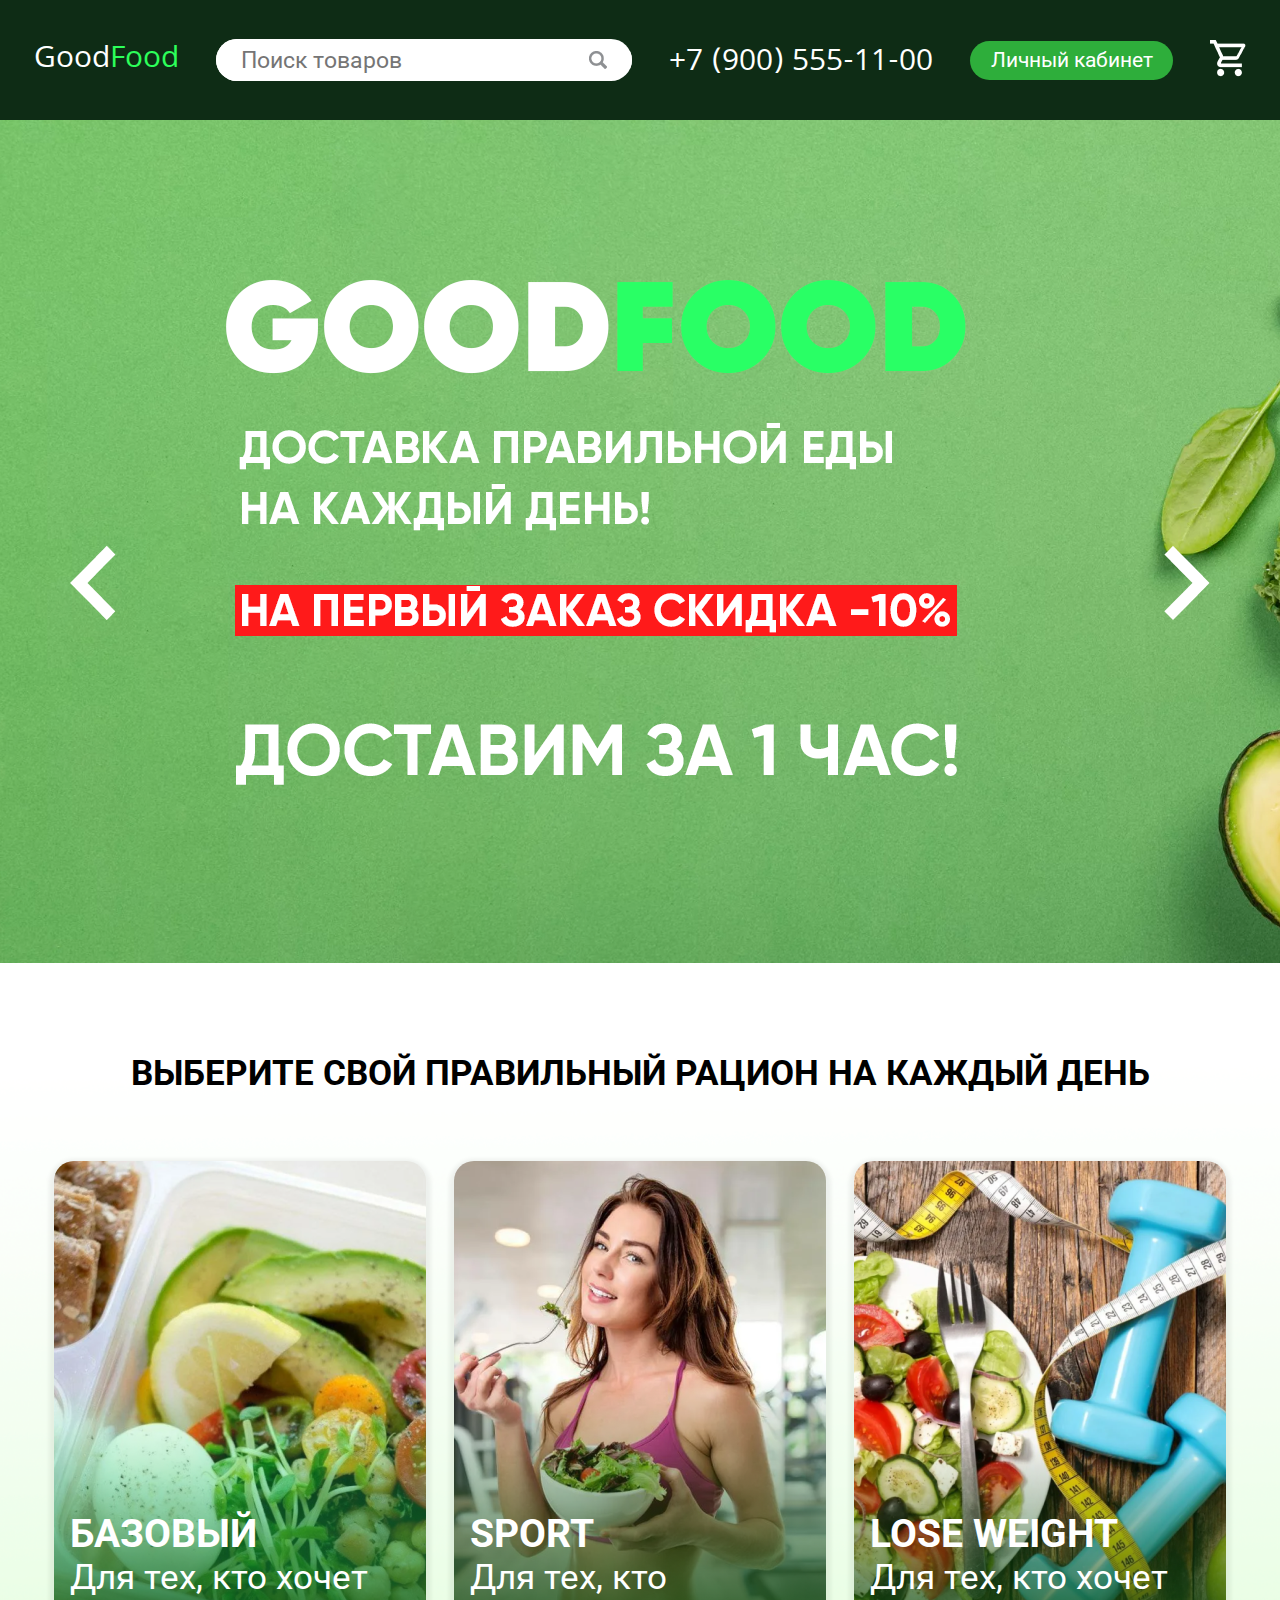
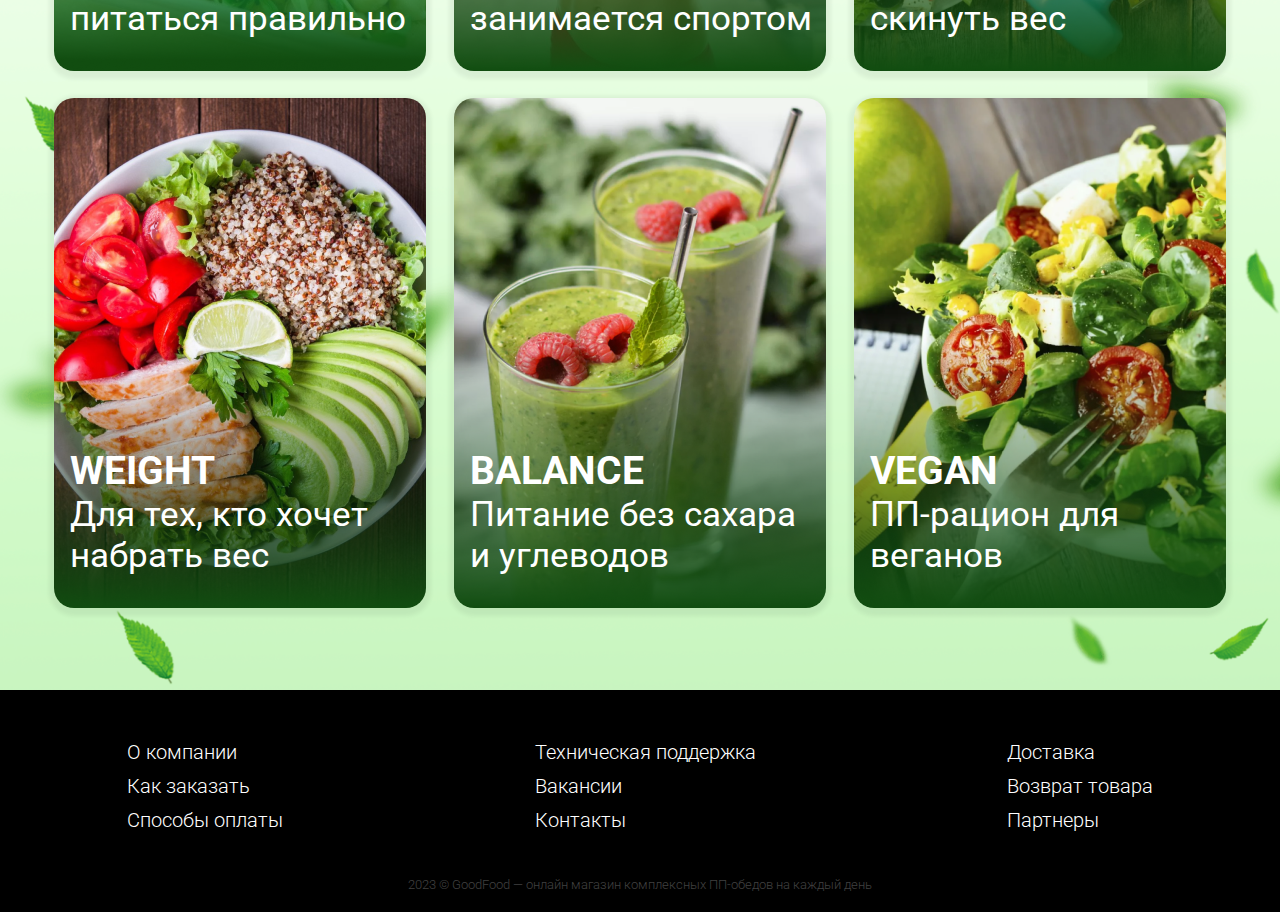
<file: index.html>
<!DOCTYPE html>
<html lang="ru">
<head>
    <meta charset="UTF-8">
    <meta name="viewport" content="width=device-width, initial-scale=1">
	<meta name="viewport" content="width=device-width, initial-scale=1, shrink-to-fit=no">
    <link rel="stylesheet" href="style.css">
    <link rel="preconnect" href="https://fonts.googleapis.com">
    <link rel="preconnect" href="https://fonts.gstatic.com" crossorigin>
    <link href="https://fonts.googleapis.com/css2?family=Khula:wght@300&family=Roboto:wght@400;500;700&display=swap" rel="stylesheet">
    <link rel="icon" href="images/a0.png" type="image">
    <title>GoodFood - Магазин правильного питания</title>
</head>
<body>
    <header>
        <div class="header_container">
            <a class="logo_name" href="#">Good<span>Food</span></a>
            <div class="search">
                <input class="search_form" type="text" placeholder="Поиск товаров">
                <button class="search_form_btn"><img class="search_form_img" src="images/a2.png" alt="Искать"></button>
            </div>
            <p class="number">+7 (900) 555-11-00</p>
            <button class="log">Личный кабинет</button>
            <a href=""><img src="images/a3.png" alt="Корзина"></a>
        </div>
    </header> 
       <div class="gallery">
            <div class="arrows">
                <div class="btnLeft" onclick="plusSlides(-1)"><a><img src="images/left.png" alt=""></a></div>
                <div class="btnRight" onclick="plusSlides(+1)"><a><img src="images/right.png" alt=""></a></div>
            </div>
            <div class="carousell">
                <div class="mySlides photo1 fade"></div>
                <div class="mySlides photo2 fade"></div>
                <div class="mySlides photo3 fade"></div>
            </div>
        </div>
    <div class="main_container">
        <h1>ВЫБЕРИТЕ СВОЙ ПРАВИЛЬНЫЙ РАЦИОН НА КАЖДЫЙ ДЕНЬ</h1>

        <div class="categories_container">
            <div class="m1"><a href="baze.html" target="_blank"><p>БАЗОВЫЙ</p>Для тех, кто хочет питаться правильно</a></div>
            <div class="m2"><a href="basic.html" target="_blank"><p>SPORT</p>Для тех, кто занимается спортом</a></div>
            <div class="m3"><a href=""><p>LOSE WEIGHT</p>Для тех, кто хочет скинуть вес</a></div>
            <div class="m4"><a href=""><p>WEIGHT</p>Для тех, кто хочет набрать вес</a></div>
            <div class="m5"><a href=""><p>BALANCE</p>Питание без сахара и углеводов</a></div>
            <div class="m6"><a href=""><p>VEGAN</p>ПП-рацион для веганов</a></div>
        </div>
    </div>

    <footer>
        <div class="container_footer">
            <div>
                <ul>
                    <li><a>О компании</a></li>
                    <li><a>Как заказать</a></li>
                    <li><a>Способы оплаты</a></li>
                </ul>
            </div>
            <div>
                <ul>
                    <li><a>Техническая поддержка</a></li>
                    <li><a>Вакансии</a></li>
                    <li><a>Контакты</a></li>
                </ul>
            </div>
            <div>
                <ul>
                    <li><a>Доставка</a></li>
                    <li><a>Возврат товара</a></li>
                    <li><a>Партнеры</a></li>
                </ul>
            </div>
        </div>
        <p class="end">2023 © GoodFood — онлайн магазин комплексных ПП-обедов на каждый день</p>
    </footer> 

    <script src="main.js"></script>
</body>
</html>
</file>
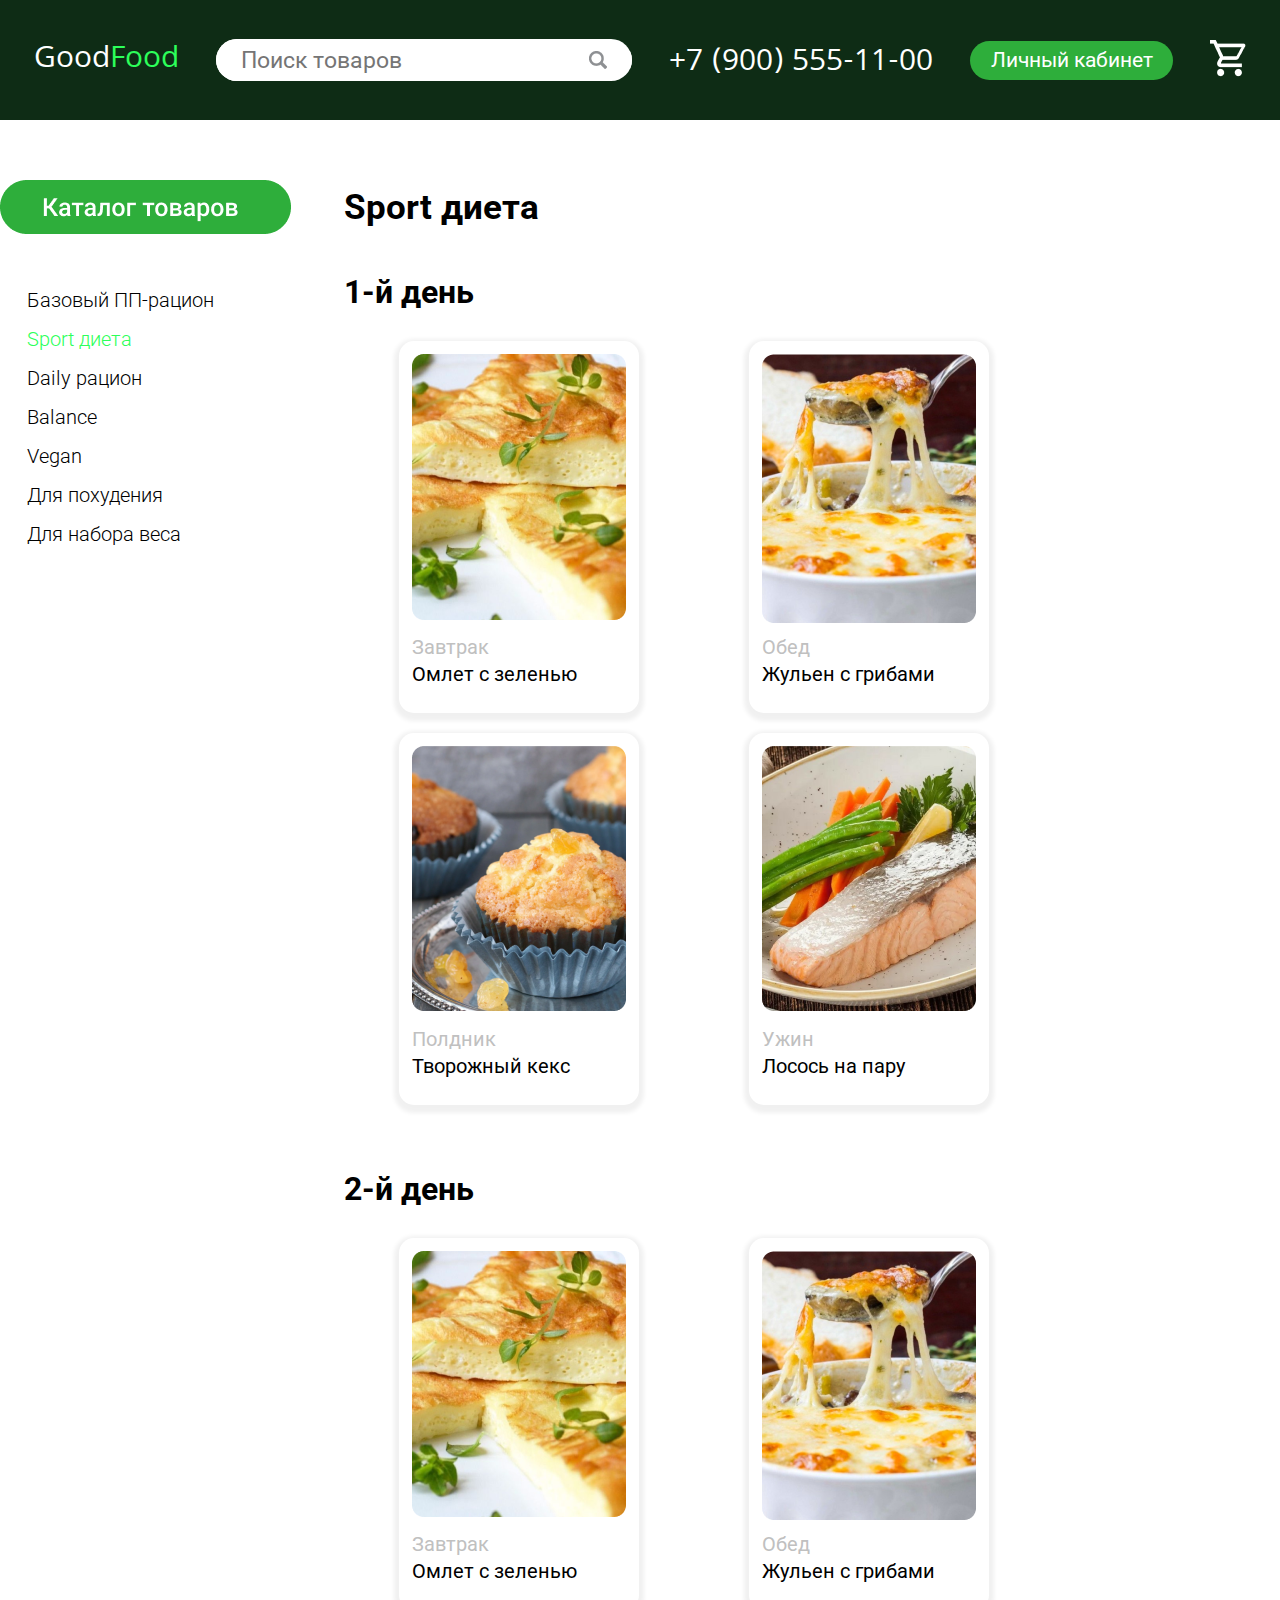
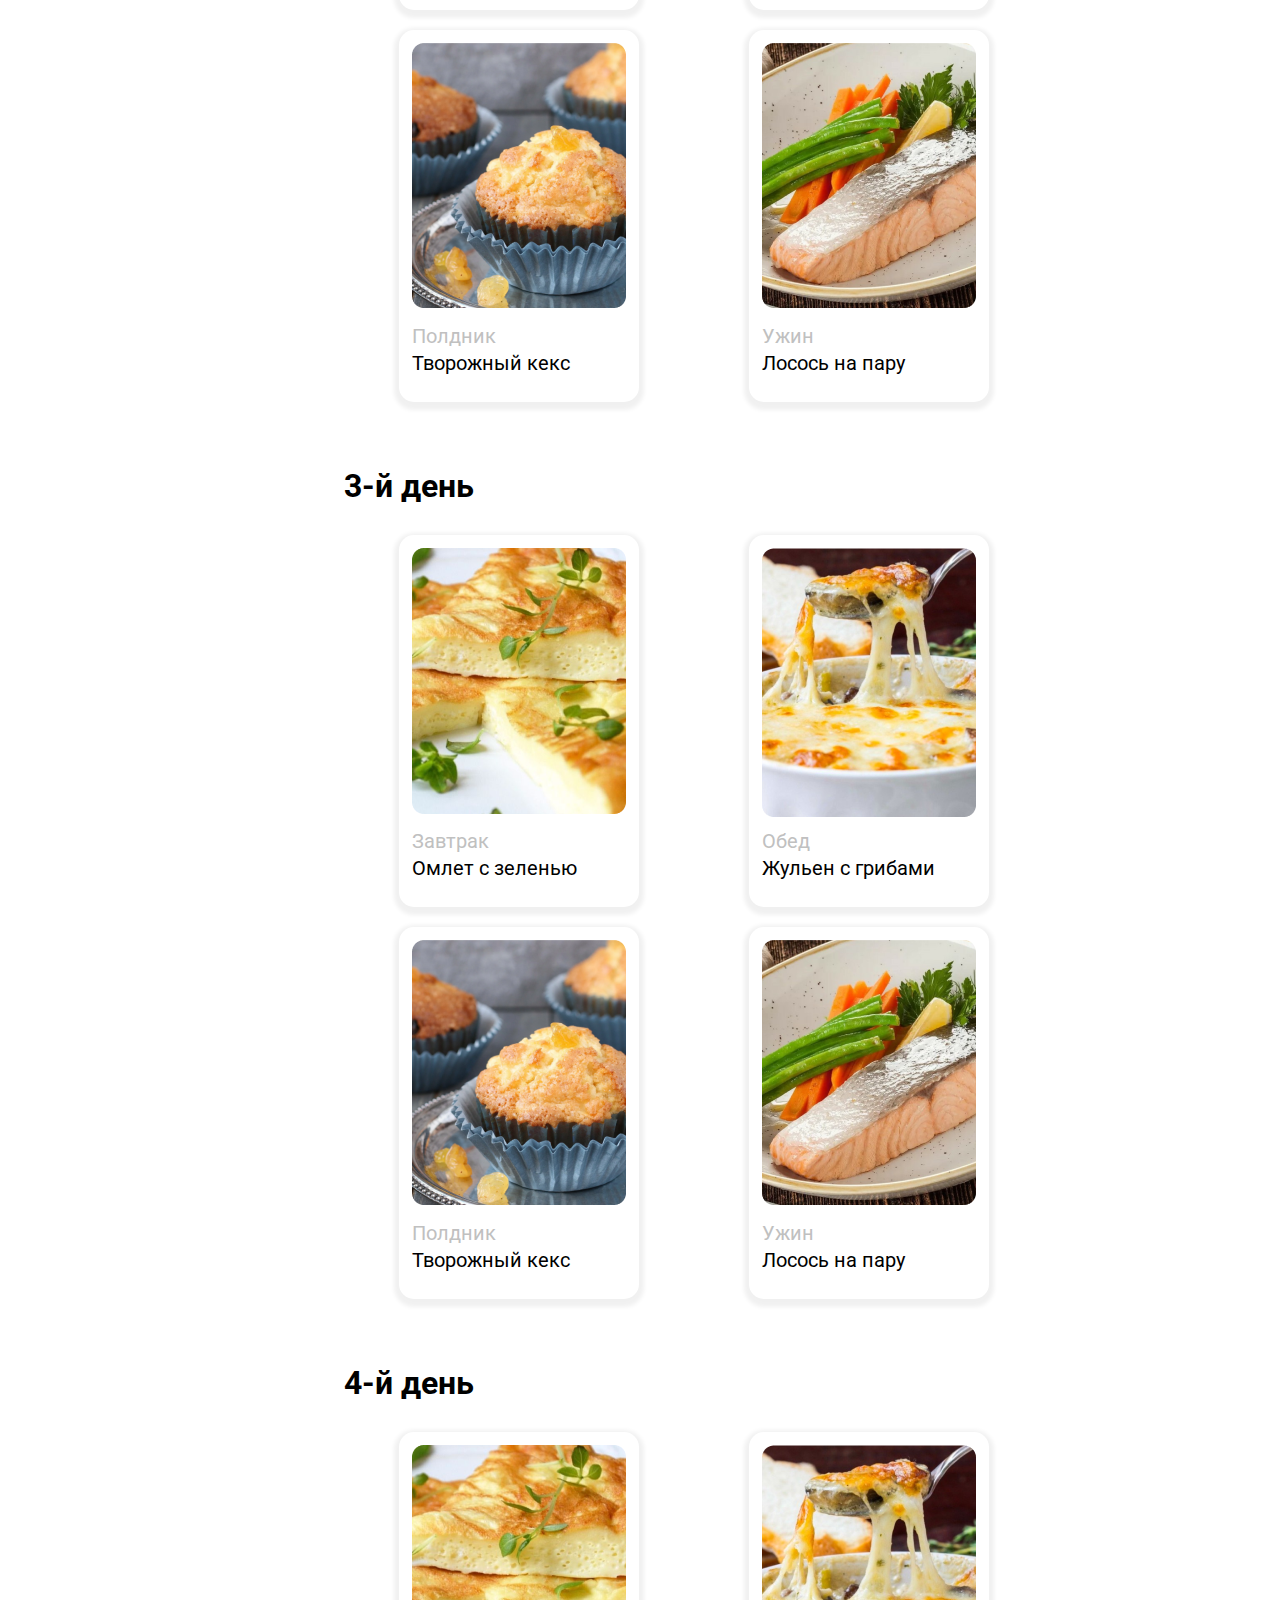
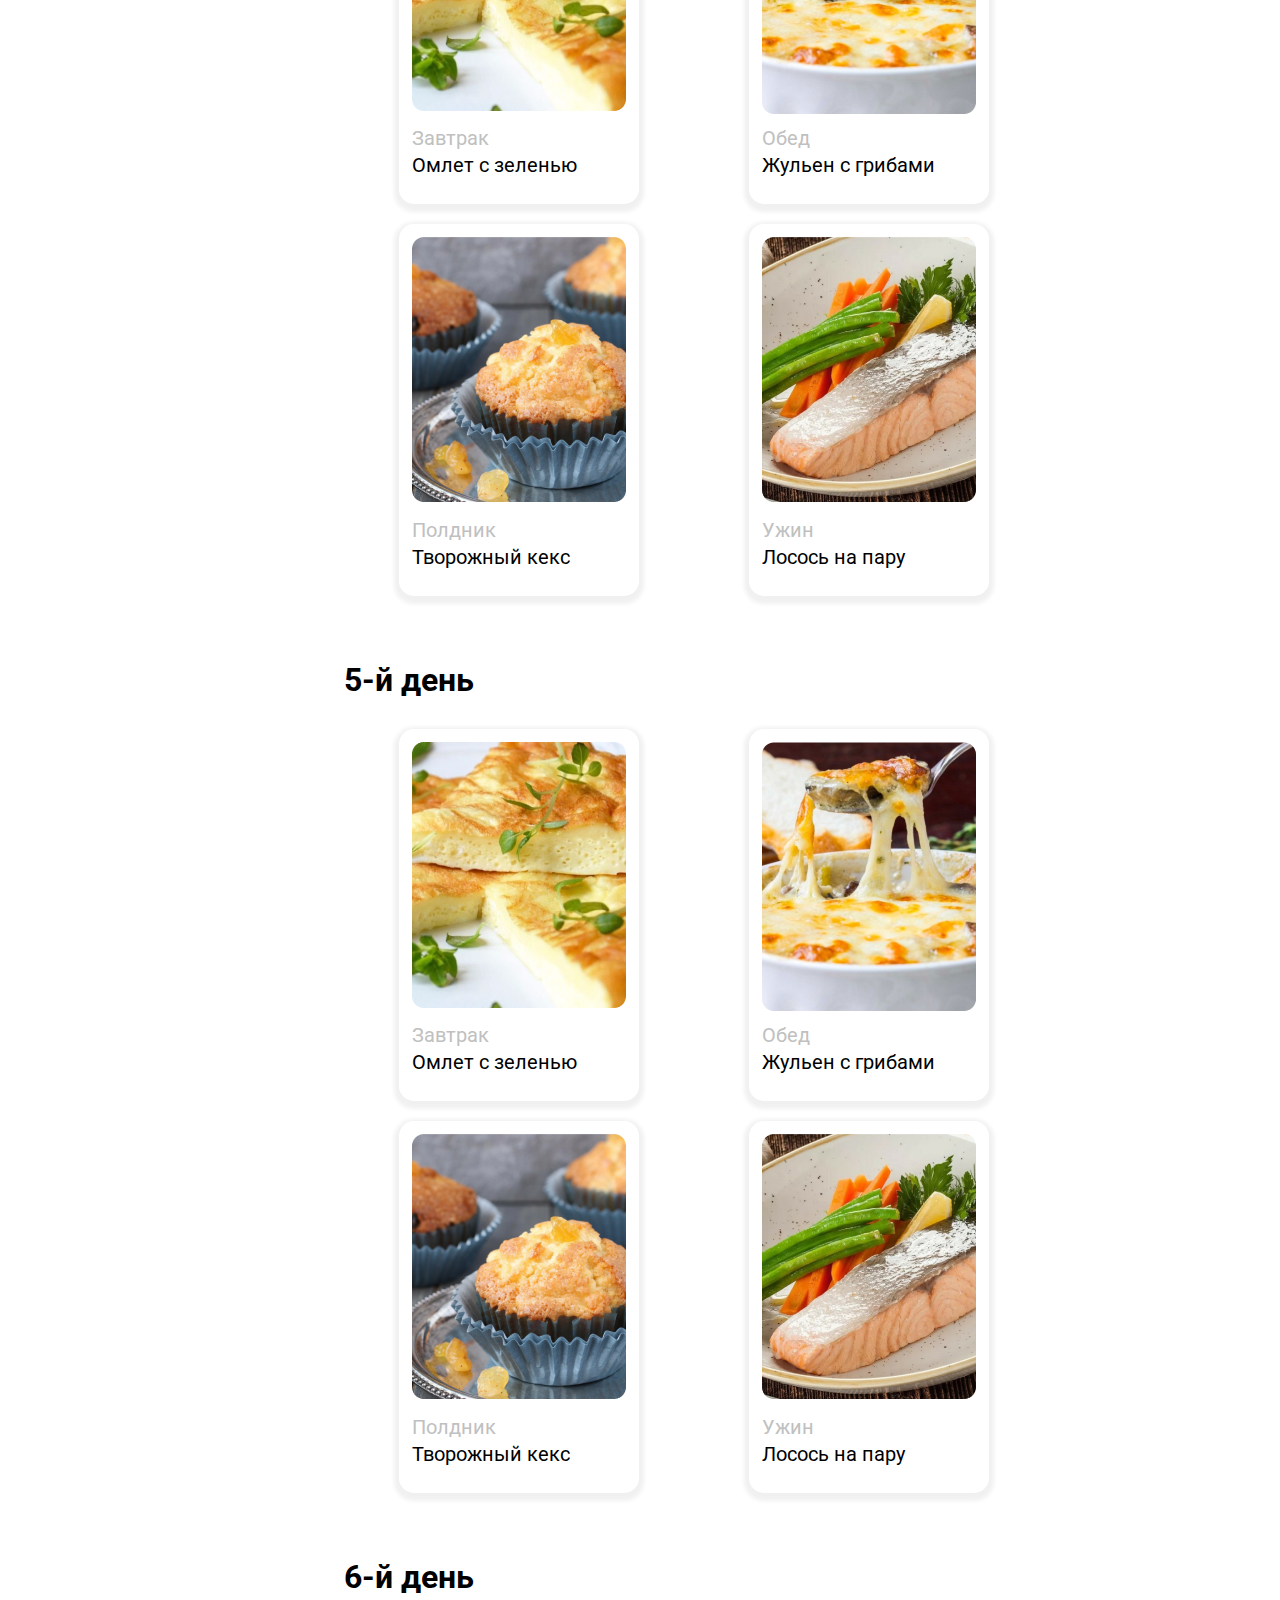
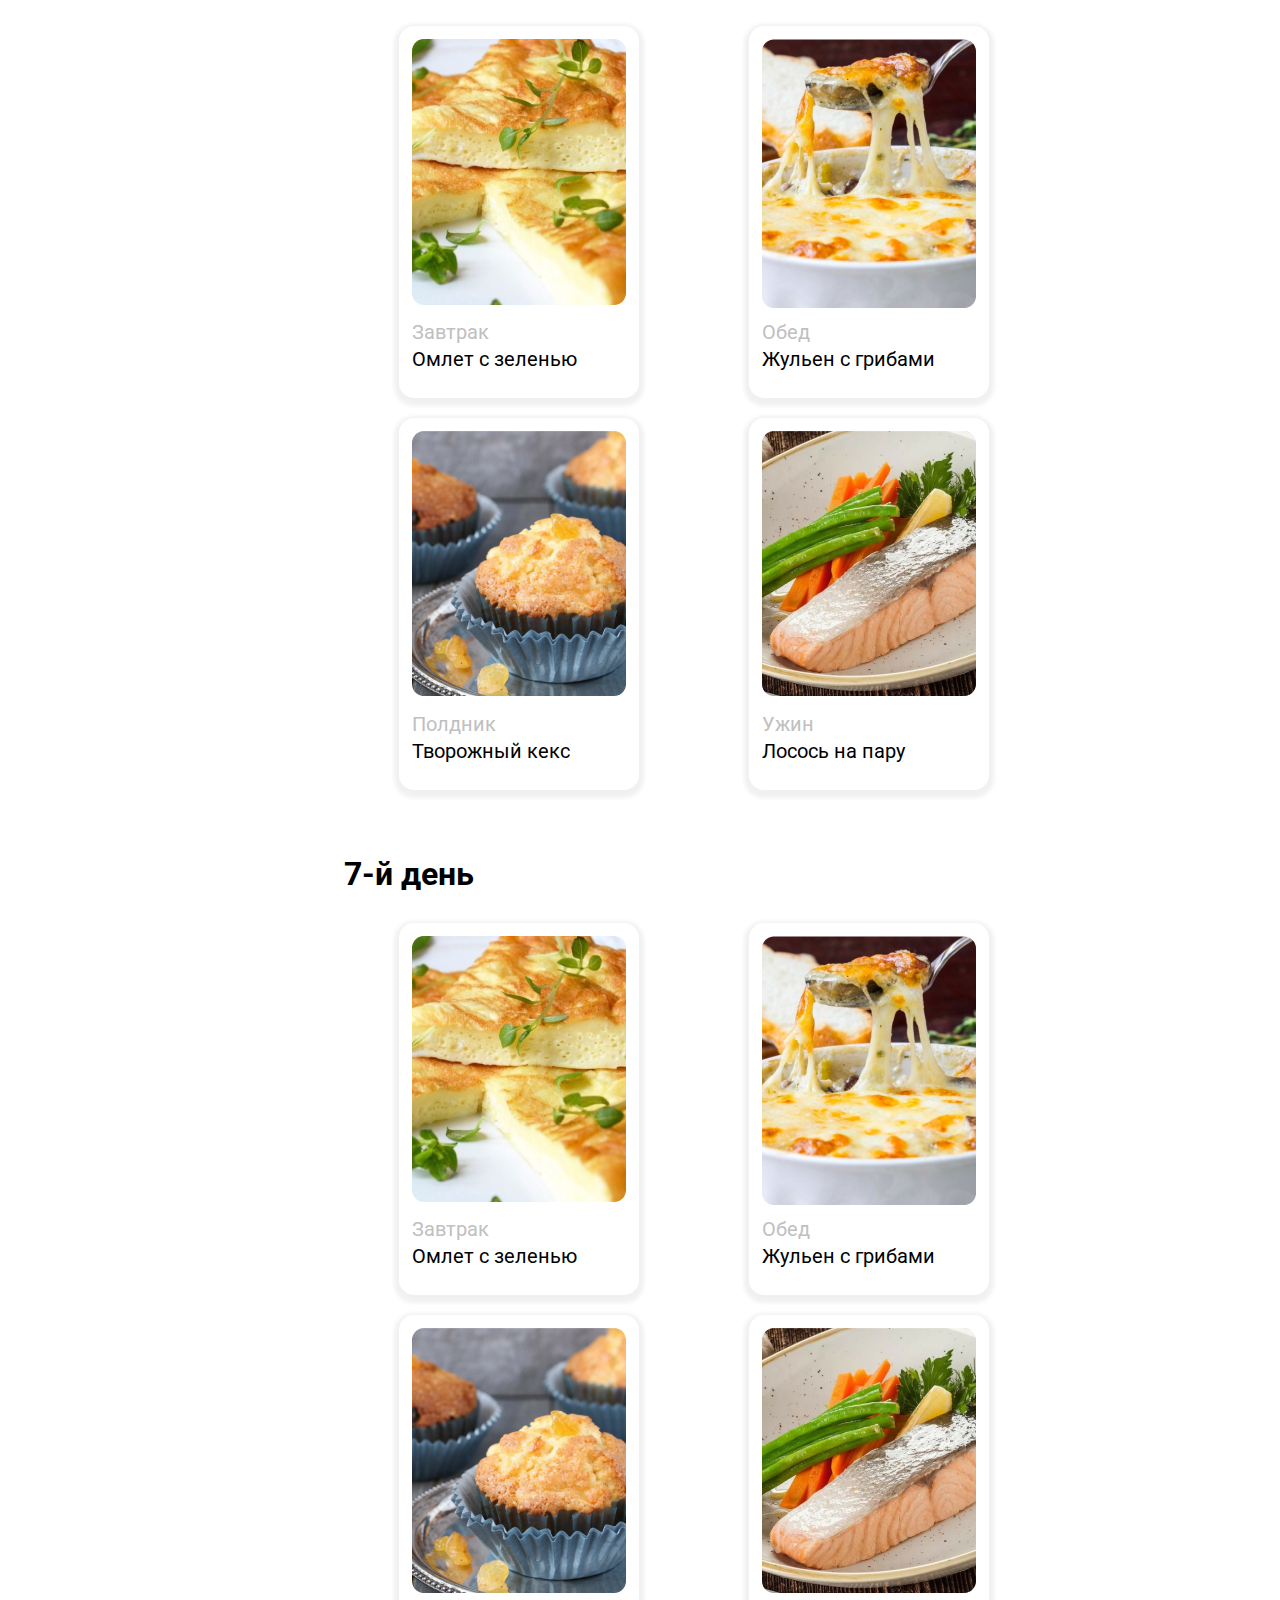
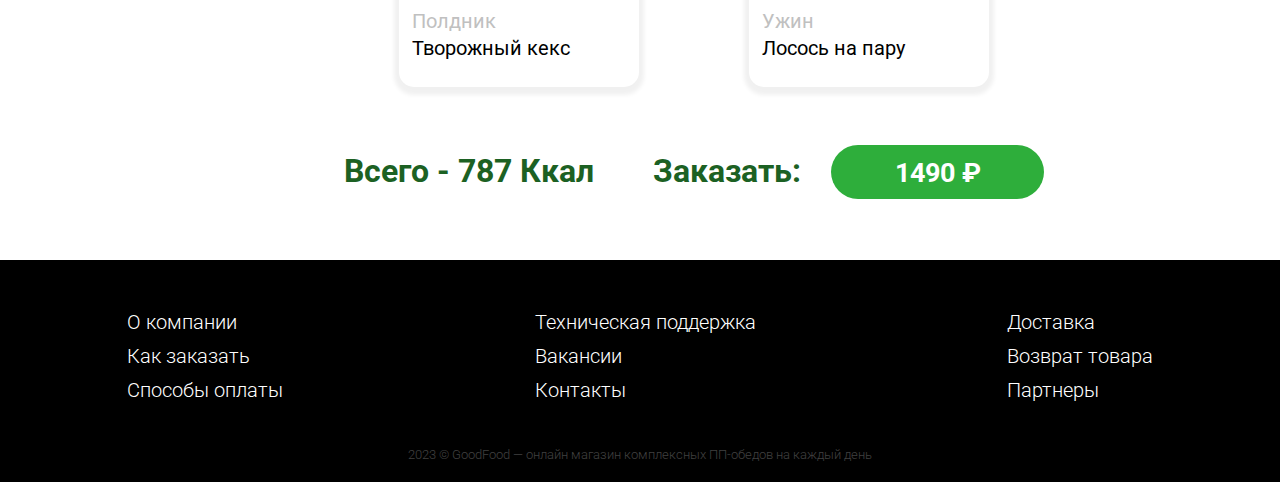
<file: basic.html>
<!DOCTYPE html>
<html lang="ru">
<head>
    <meta charset="UTF-8">
    <meta name="viewport" content="width=device-width, initial-scale=1">
	<meta name="viewport" content="width=device-width, initial-scale=1, shrink-to-fit=no">
    <link rel="stylesheet" href="style.css">
    <link rel="preconnect" href="https://fonts.googleapis.com">
    <link rel="preconnect" href="https://fonts.gstatic.com" crossorigin>
    <link href="https://fonts.googleapis.com/css2?family=Khula:wght@300&family=Roboto:wght@400;500;700&display=swap" rel="stylesheet">
    <link rel="icon" href="images/a0.png" type="image">
    <title>GoodFood - Магазин правильного питания</title>
</head>
<body>
    <header>
        <div class="header_container">
            <a class="logo_name" href="index.html">Good<span>Food</span></a>
            <div class="search">
                <input class="search_form" type="text" placeholder="Поиск товаров">
                <button class="search_form_btn"><img class="search_form_img" src="images/a2.png" alt="Искать"></button>
            </div>
            <p class="number">+7 (900) 555-11-00</p>
            <button class="log">Личный кабинет</button>
            <a href="basket.html"><img src="images/a3.png" alt="Корзина"></a>
        </div>
    </header> 



    <div class="container">
        <div class="main_menu"><img src="images/Group6.png" alt="Каталог товаров">
            <ul>
                <li><a href="baze.html">Базовый ПП-рацион</a></li>
                <li><a id="state" href="">Sport диета</a></li>
                <li><a href="">Daily рацион</a></li>
                <li><a href="">Balance</a></li>
                <li><a href="">Vegan</a></li>
                <li><a href="">Для похудения</a></li>
                <li><a href="">Для набора веса</a></li>
            </ul>
        
        </div>
        <div class="food_container">
            <h2>Sport диета</h2>
            <h3>1-й день</h3>
            <div class="card_container">
                <div class="card">
                    <div class="food"><img src="images/g1.png" alt=""></div>
                    <p>Завтрак</p>
                    <p>Омлет с зеленью </p>
                </div>
                <div class="card">
                    <div class="food"><img src="images/g2.png" alt=""></div>
                    <p>Обед</p>
                    <p>Жульен с грибами</p>
                </div>
                <div class="card">
                    <div class="food"><img src="images/g3.png" alt=""></div>
                    <p>Полдник</p>
                    <p>Творожный кекс</p>
                </div>
                <div class="card">
                    <div class="food"><img src="images/g4.png" alt=""></div>
                    <p>Ужин</p>
                    <p>Лосось на пару </p>
                </div>
            </div>
            <h3>2-й день</h3>
            <div class="card_container">
                <div class="card">
                    <div class="food"><img src="images/g1.png" alt=""></div>
                    <p>Завтрак</p>
                    <p>Омлет с зеленью</p>
                </div>
                <div class="card">
                    <div class="food"><img src="images/g2.png" alt=""></div>
                    <p>Обед</p>
                    <p>Жульен с грибами</p>
                </div>
                <div class="card">
                    <div class="food"><img src="images/g3.png" alt=""></div>
                    <p>Полдник</p>
                    <p>Творожный кекс</p>
                </div>
                <div class="card">
                    <div class="food"><img src="images/g4.png" alt=""></div>
                    <p>Ужин</p>
                    <p>Лосось на пару</p>
                </div>
            </div>

            <h3>3-й день</h3>
            <div class="card_container">
                <div class="card">
                    <div class="food"><img src="images/g1.png" alt=""></div>
                    <p>Завтрак</p>
                    <p>Омлет с зеленью</p>
                </div>
                <div class="card">
                    <div class="food"><img src="images/g2.png" alt=""></div>
                    <p>Обед</p>
                    <p>Жульен с грибами</p>
                </div>
                <div class="card">
                    <div class="food"><img src="images/g3.png" alt=""></div>
                    <p>Полдник</p>
                    <p>Творожный кекс</p>
                </div>
                <div class="card">
                    <div class="food"><img src="images/g4.png" alt=""></div>
                    <p>Ужин</p>
                    <p>Лосось на пару</p>
                </div>
            </div>

            <h3>4-й день</h3>
            <div class="card_container">
                <div class="card">
                    <div class="food"><img src="images/g1.png" alt=""></div>
                    <p>Завтрак</p>
                    <p>Омлет с зеленью</p>
                </div>
                <div class="card">
                    <div class="food"><img src="images/g2.png" alt=""></div>
                    <p>Обед</p>
                    <p>Жульен с грибами</p>
                </div>
                <div class="card">
                    <div class="food"><img src="images/g3.png" alt=""></div>
                    <p>Полдник</p>
                    <p>Творожный кекс</p>
                </div>
                <div class="card">
                    <div class="food"><img src="images/g4.png" alt=""></div>
                    <p>Ужин</p>
                    <p>Лосось на пару</p>
                </div>
            </div>

            <h3>5-й день</h3>
            <div class="card_container">
                <div class="card">
                    <div class="food"><img src="images/g1.png" alt=""></div>
                    <p>Завтрак</p>
                    <p>Омлет с зеленью</p>
                </div>
                <div class="card">
                    <div class="food"><img src="images/g2.png" alt=""></div>
                    <p>Обед</p>
                    <p>Жульен с грибами</p>
                </div>
                <div class="card">
                    <div class="food"><img src="images/g3.png" alt=""></div>
                    <p>Полдник</p>
                    <p>Творожный кекс</p>
                </div>
                <div class="card">
                    <div class="food"><img src="images/g4.png" alt=""></div>
                    <p>Ужин</p>
                    <p>Лосось на пару</p>
                </div>
            </div>

            <h3>6-й день</h3>
            <div class="card_container">
                <div class="card">
                    <div class="food"><img src="images/g1.png" alt=""></div>
                    <p>Завтрак</p>
                    <p>Омлет с зеленью</p>
                </div>
                <div class="card">
                    <div class="food"><img src="images/g2.png" alt=""></div>
                    <p>Обед</p>
                    <p>Жульен с грибами</p>
                </div>
                <div class="card">
                    <div class="food"><img src="images/g3.png" alt=""></div>
                    <p>Полдник</p>
                    <p>Творожный кекс</p>
                </div>
                <div class="card">
                    <div class="food"><img src="images/g4.png" alt=""></div>
                    <p>Ужин</p>
                    <p>Лосось на пару </p>
                </div>
            </div>

            <h3>7-й день</h3>
            <div class="card_container">
                <div class="card">
                    <div class="food"><img src="images/g1.png" alt=""></div>
                    <p>Завтрак</p>
                    <p>Омлет с зеленью</p>
                </div>
                <div class="card">
                    <div class="food"><img src="images/g2.png" alt=""></div>
                    <p>Обед</p>
                    <p>Жульен с грибами</p>
                </div>
                <div class="card">
                    <div class="food"><img src="images/g3.png" alt=""></div>
                    <p>Полдник</p>
                    <p>Творожный кекс</p>
                </div>
                <div class="card">
                    <div class="food"><img src="images/g4.png" alt=""></div>
                    <p>Ужин</p>
                    <p>Лосось на пару</p>
                </div>
            </div>
            <div class="order">
                <div>
                    <h3>Всего - 787 Ккал</h3>
                </div>
                <div class="price">
                    <div><h3>Заказать:</h3></div>
                    <div class="green_btn"><p>1490 ₽</p></div>
                </div>
            </div>
            
        </div>

    </div>




    <footer>
        <div class="container_footer">
            <div>
                <ul>
                    <li><a>О компании</a></li>
                    <li><a>Как заказать</a></li>
                    <li><a>Способы оплаты</a></li>
                </ul>
            </div>
            <div>
                <ul>
                    <li><a>Техническая поддержка</a></li>
                    <li><a>Вакансии</a></li>
                    <li><a>Контакты</a></li>
                </ul>
            </div>
            <div>
                <ul>
                    <li><a>Доставка</a></li>
                    <li><a>Возврат товара</a></li>
                    <li><a>Партнеры</a></li>
                </ul>
            </div>
        </div>
        <p class="end">2023 © GoodFood — онлайн магазин комплексных ПП-обедов на каждый день</p>
    </footer> 

    <script src="main.js"></script>
</body>
</html>
</file>
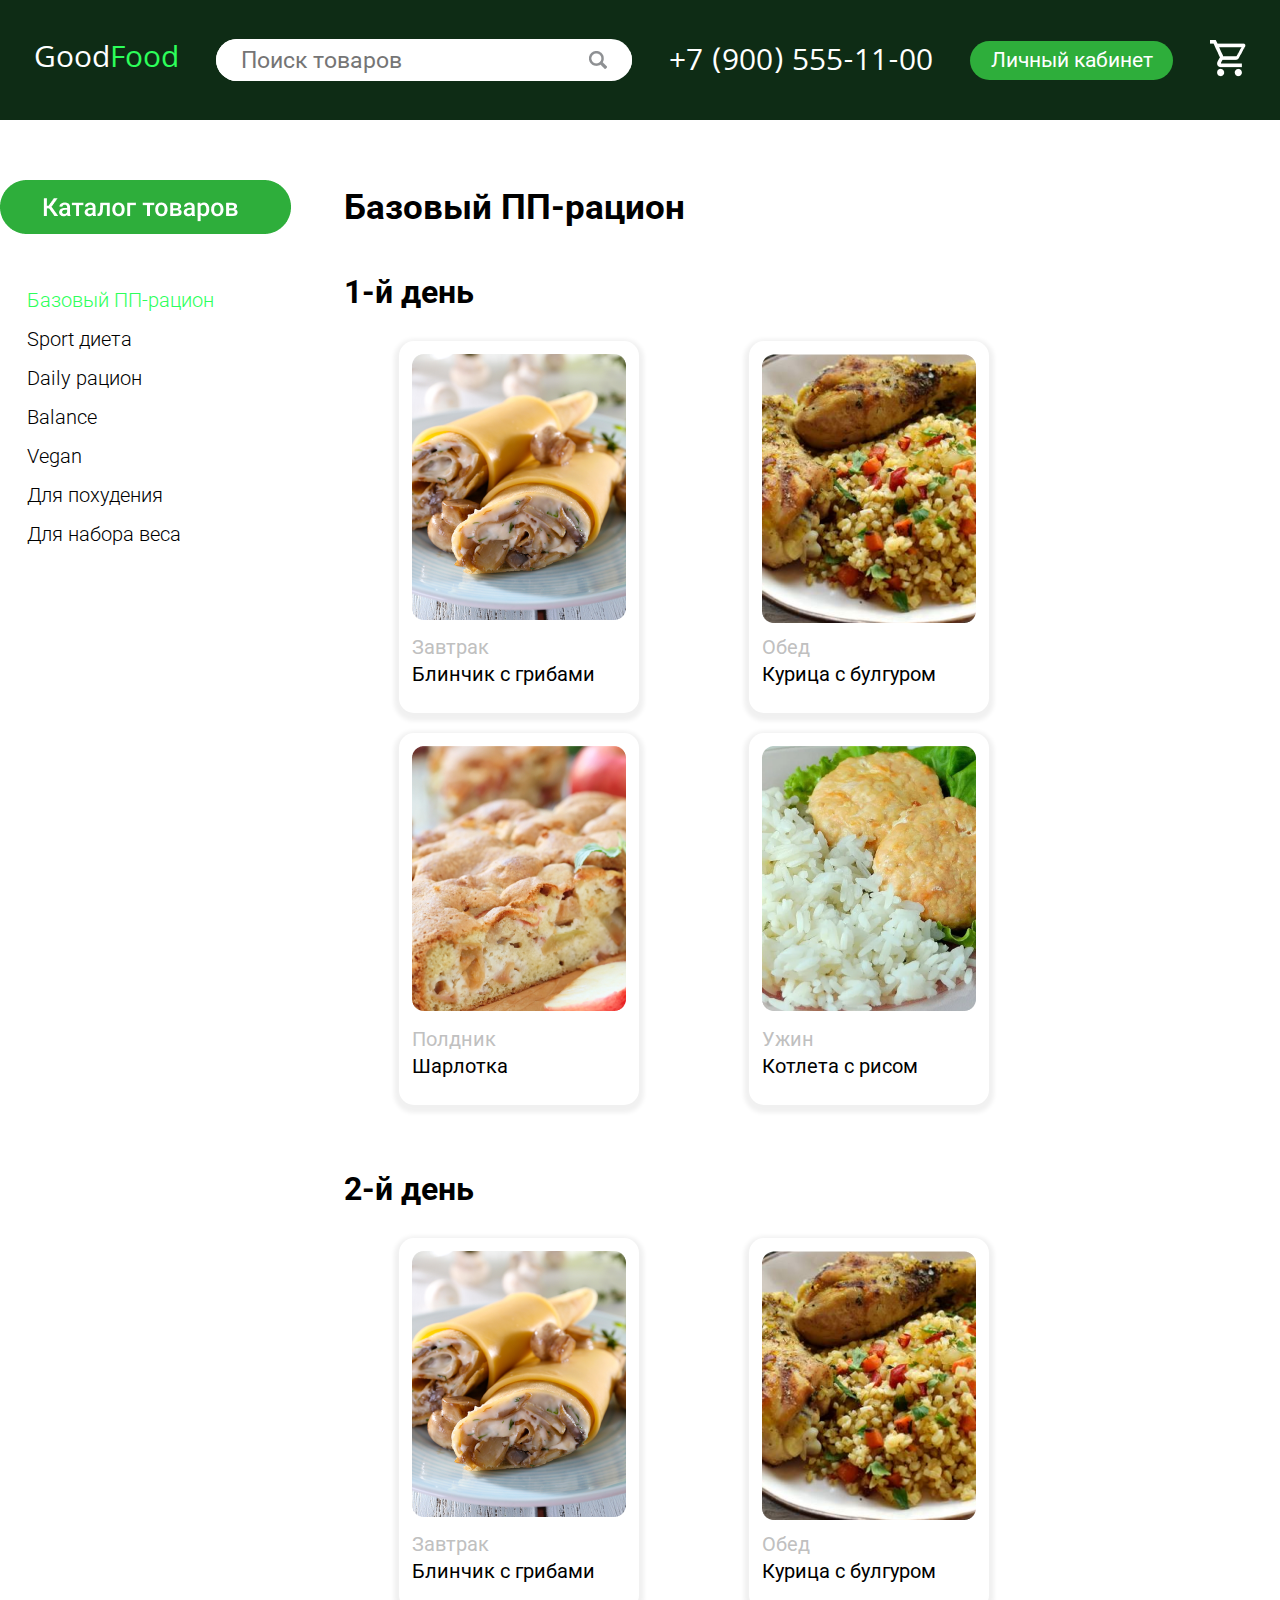
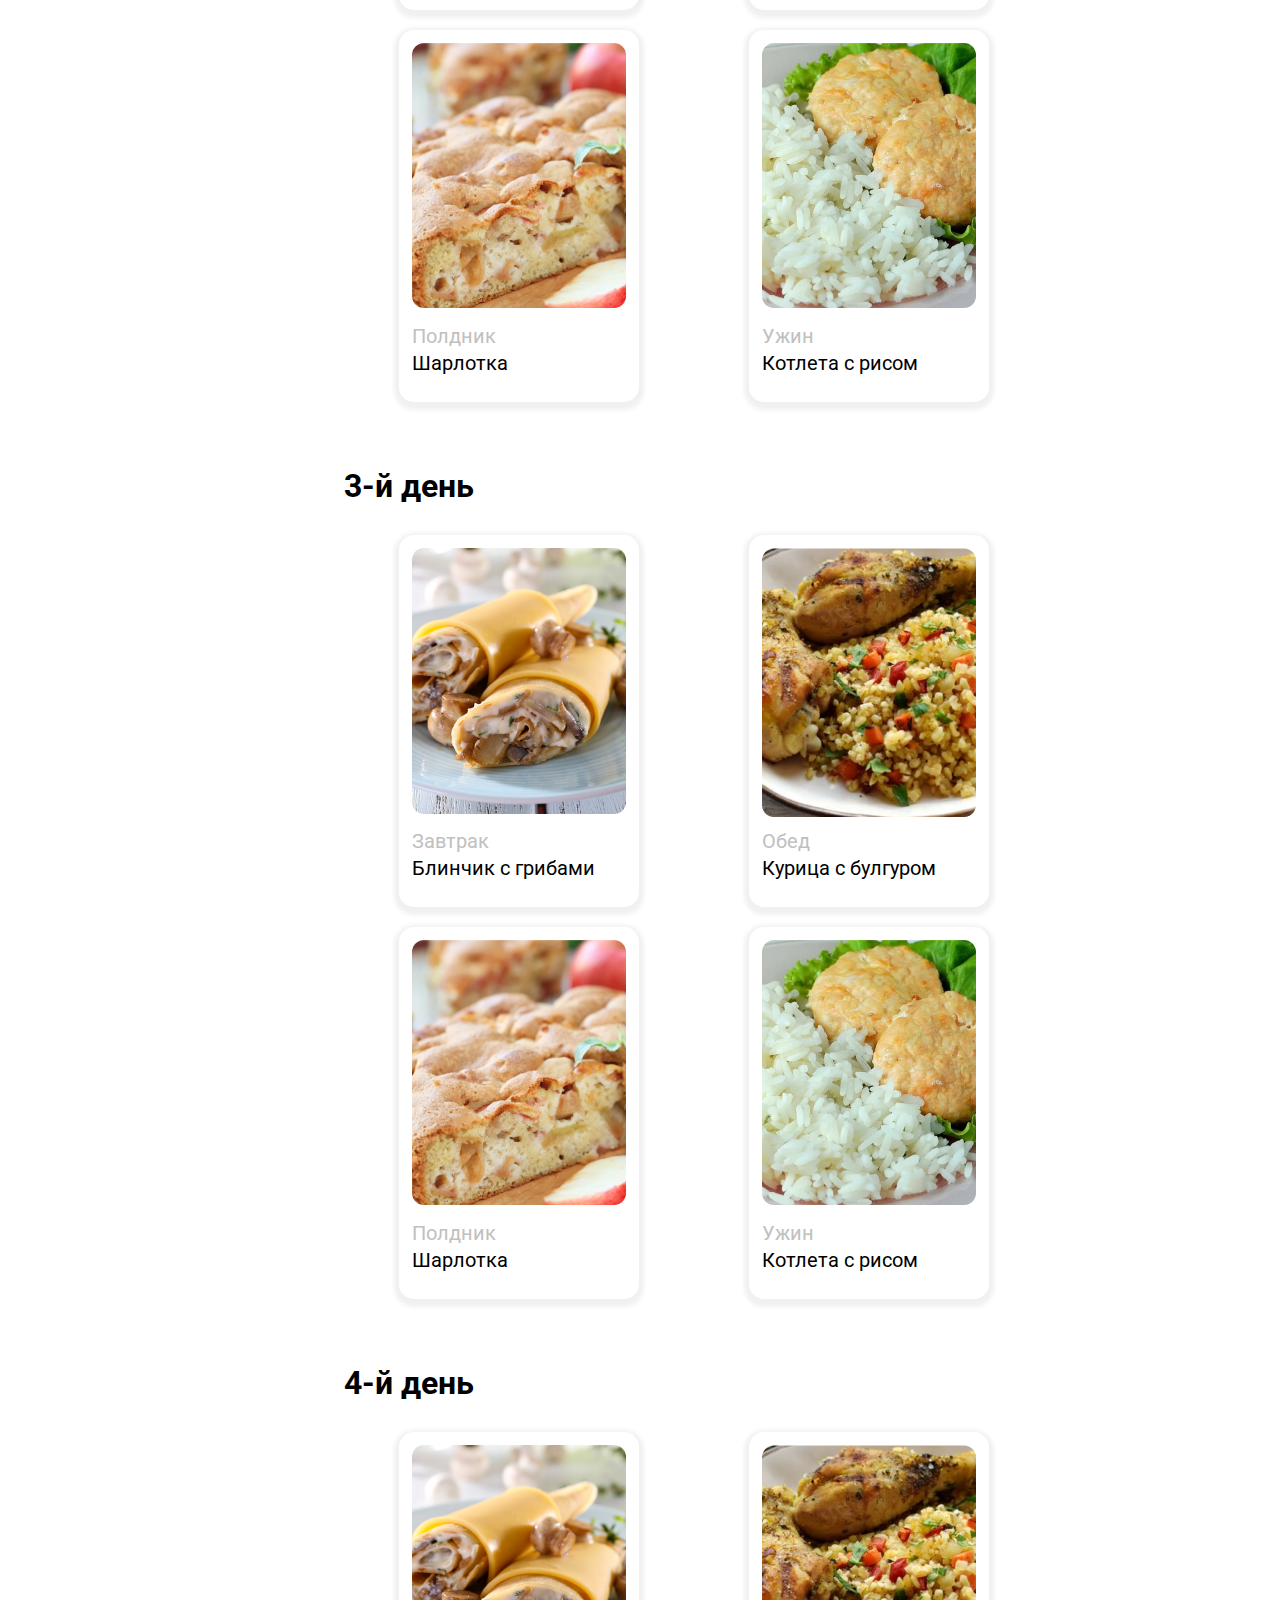
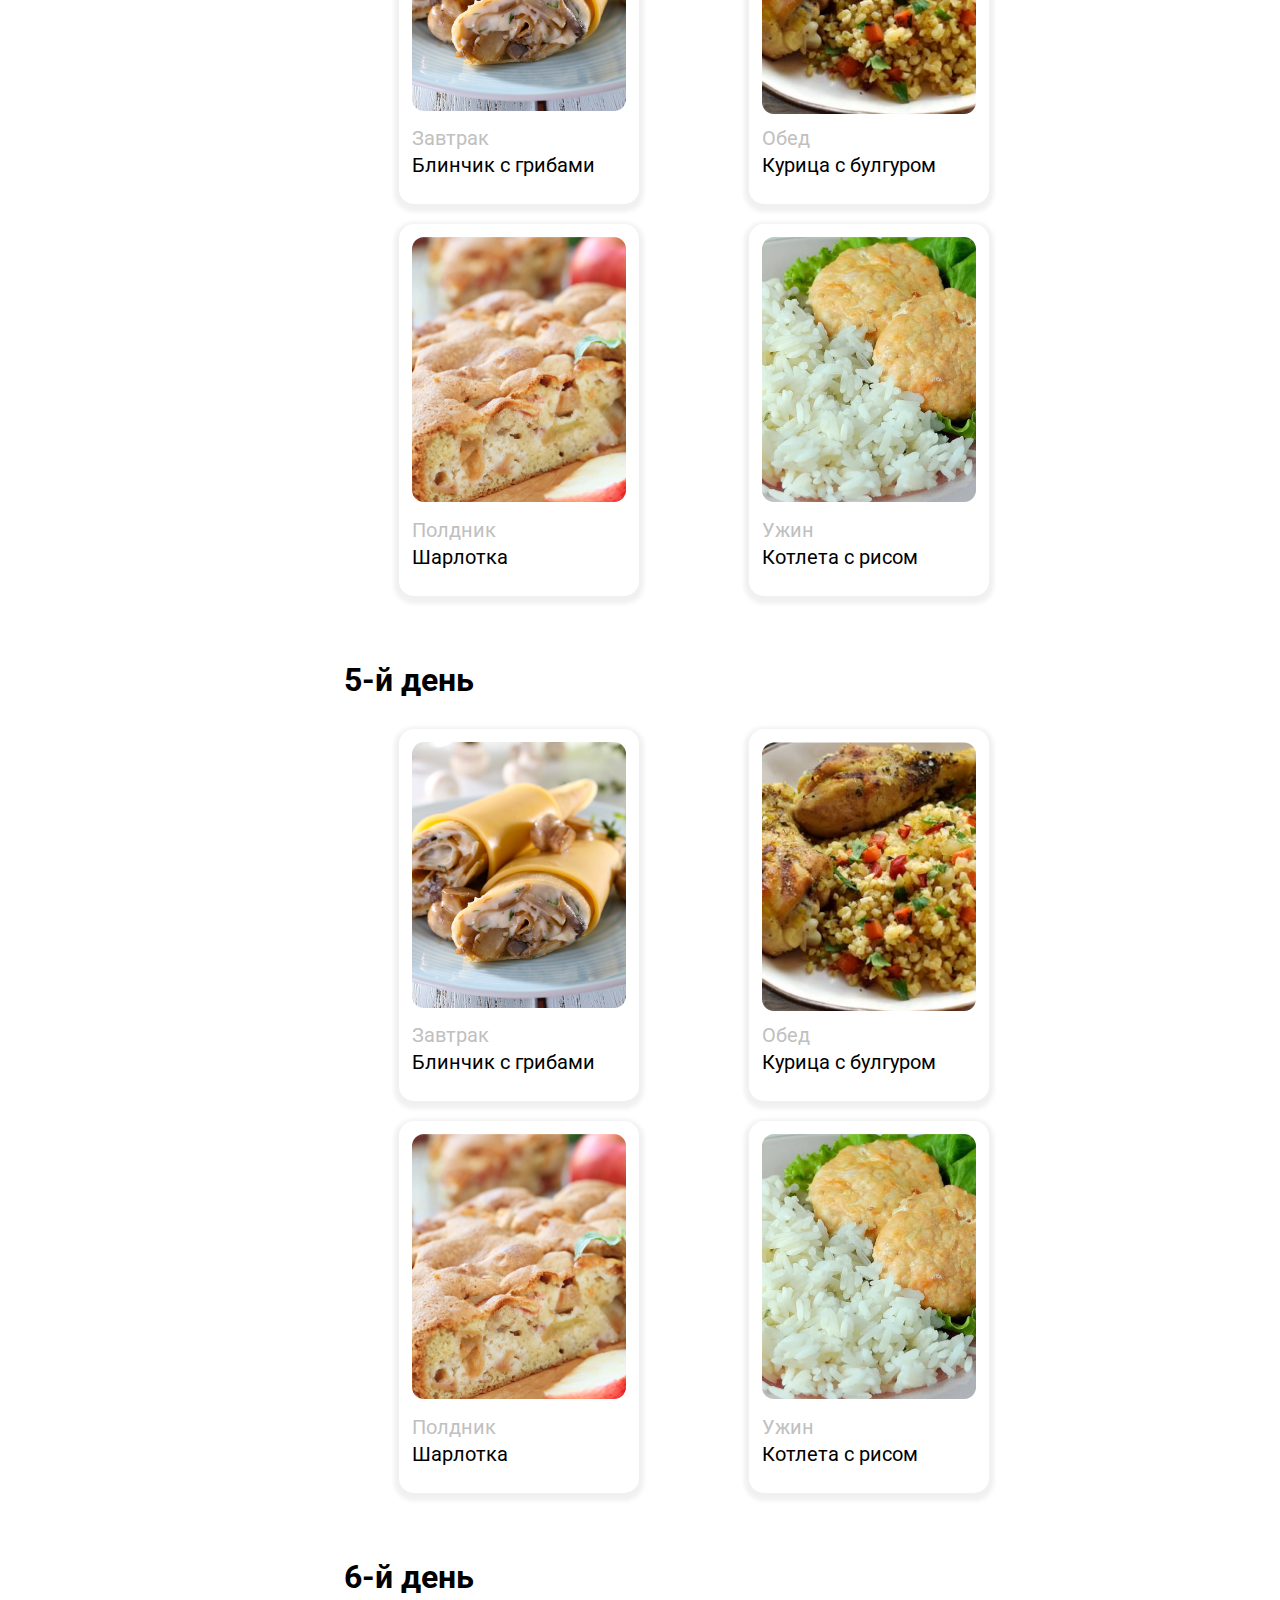
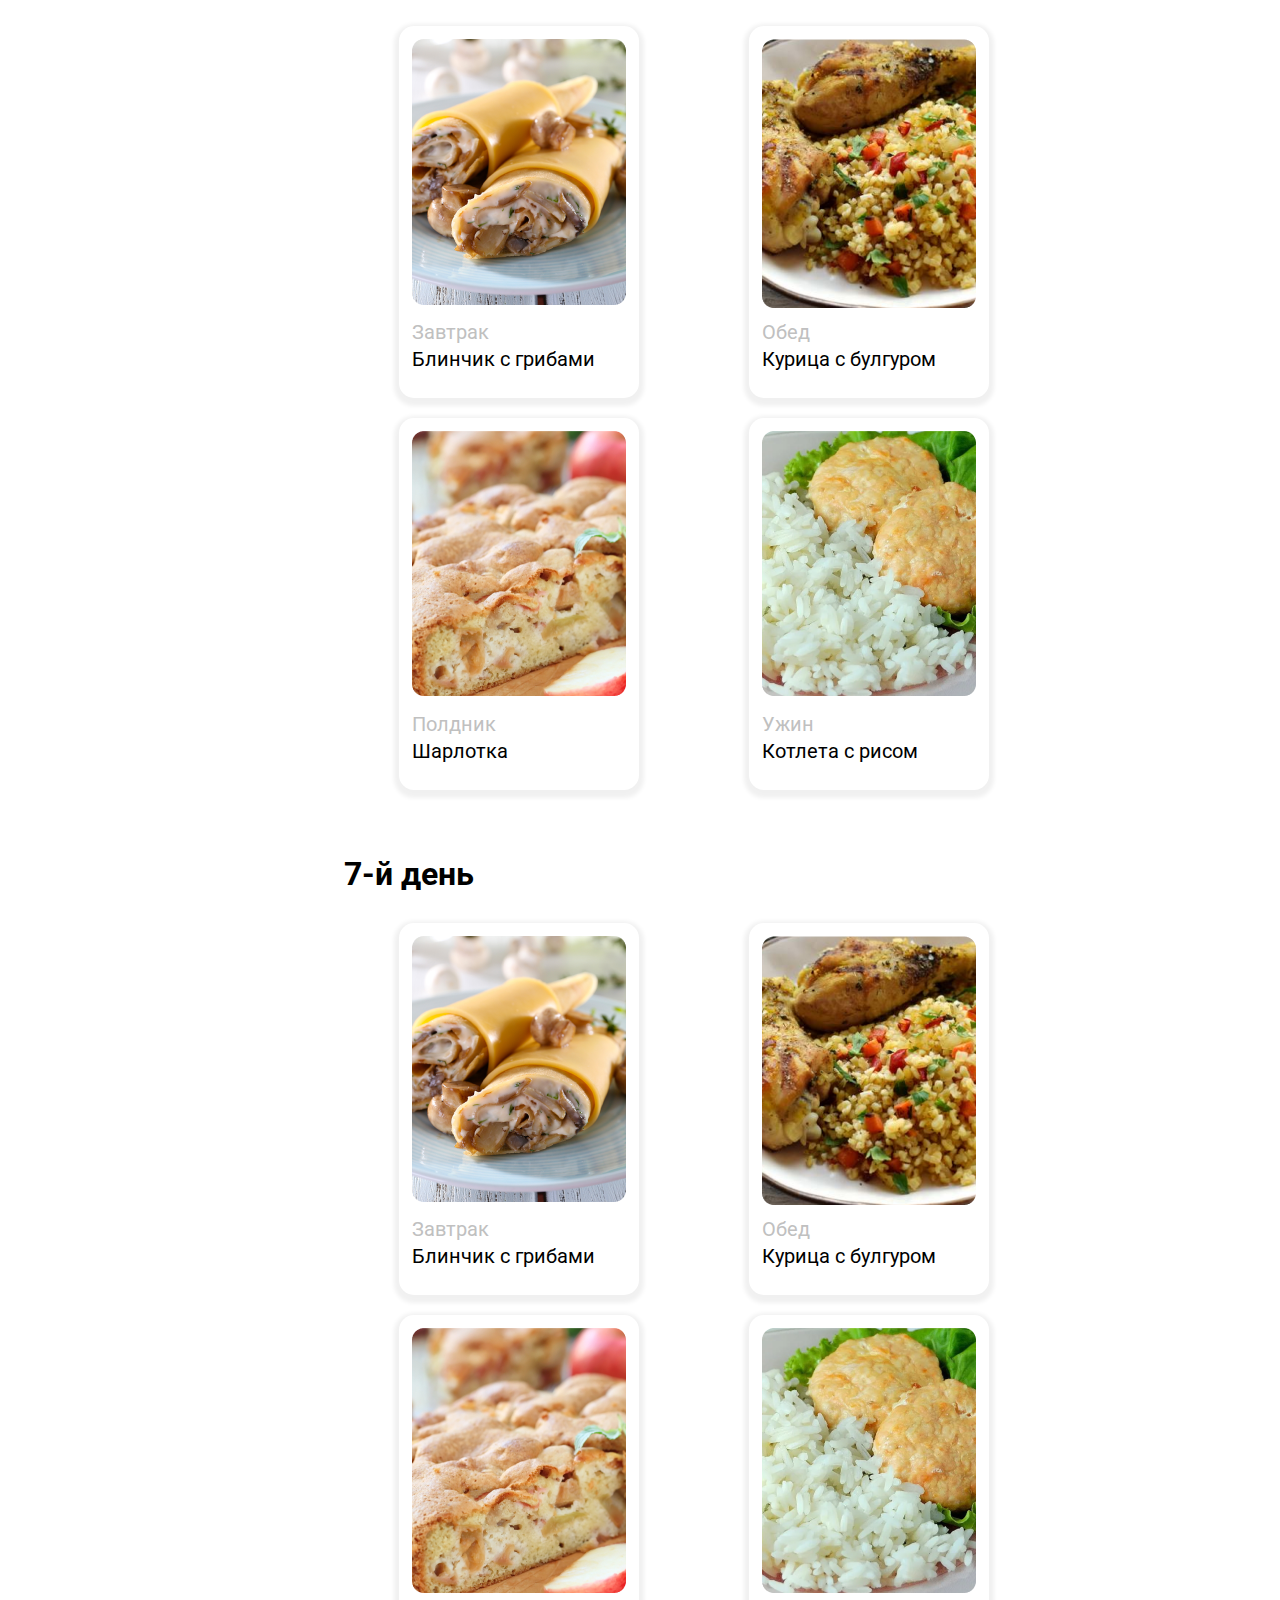
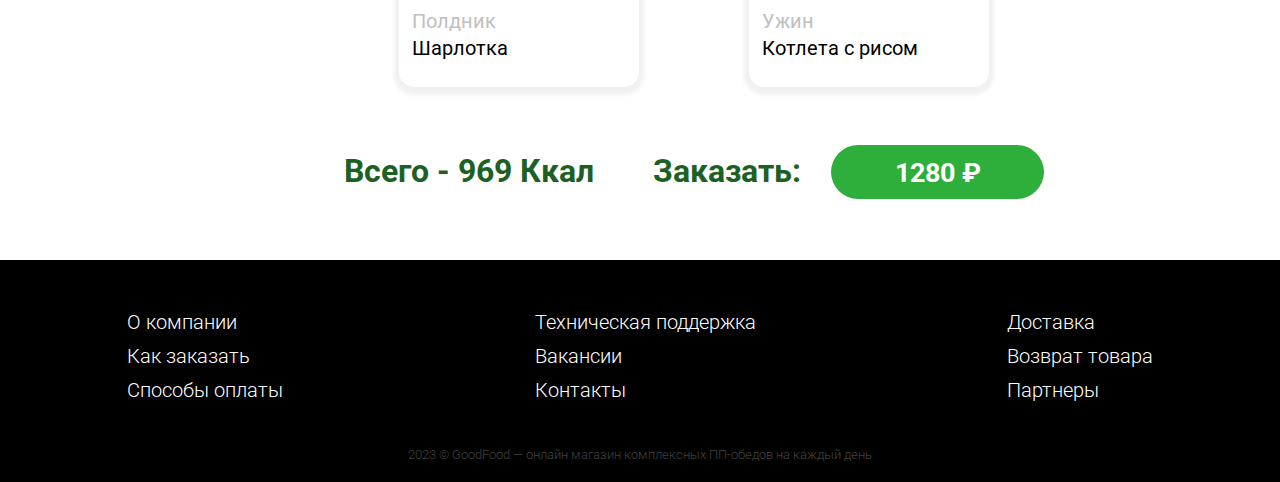
<file: baze.html>
<!DOCTYPE html>
<html lang="ru">
<head>
    <meta charset="UTF-8">
    <meta name="viewport" content="width=device-width, initial-scale=1">
	<meta name="viewport" content="width=device-width, initial-scale=1, shrink-to-fit=no">
    <link rel="stylesheet" href="style.css">
    <link rel="preconnect" href="https://fonts.googleapis.com">
    <link rel="preconnect" href="https://fonts.gstatic.com" crossorigin>
    <link href="https://fonts.googleapis.com/css2?family=Khula:wght@300&family=Roboto:wght@400;500;700&display=swap" rel="stylesheet">
    <link rel="icon" href="images/a0.png" type="image">
    <title>GoodFood - Магазин правильного питания</title>
</head>
<body>
    <header>
        <div class="header_container">
            <a class="logo_name" href="index.html">Good<span>Food</span></a>
            <div class="search">
                <input class="search_form" type="text" placeholder="Поиск товаров">
                <button class="search_form_btn"><img class="search_form_img" src="images/a2.png" alt="Искать"></button>
            </div>
            <p class="number">+7 (900) 555-11-00</p>
            <button class="log">Личный кабинет</button>
            <a href="basket.html"><img src="images/a3.png" alt="Корзина"></a>
        </div>
    </header> 



    <div class="container">
        <div class="main_menu"><img src="images/Group6.png" alt="Каталог товаров">
            <ul>
                <li><a id="state" href="">Базовый ПП-рацион</a></li>
                <li><a href="basic.html">Sport диета</a></li>
                <li><a href="">Daily рацион</a></li>
                <li><a href="">Balance</a></li>
                <li><a href="">Vegan</a></li>
                <li><a href="">Для похудения</a></li>
                <li><a href="">Для набора веса</a></li>
            </ul>
        
        </div>
        <div class="food_container">
            <h2>Базовый ПП-рацион</h2>
            <h3>1-й день</h3>
            <div class="card_container">
                <div class="card">
                    <div class="food"><img src="images/w1.png" alt=""></div>
                    <p>Завтрак</p>
                    <p>Блинчик с грибами</p>
                </div>
                <div class="card">
                    <div class="food"><img src="images/w2.png" alt=""></div>
                    <p>Обед</p>
                    <p>Курица с булгуром</p>
                </div>
                <div class="card">
                    <div class="food"><img src="images/w3.png" alt=""></div>
                    <p>Полдник</p>
                    <p>Шарлотка</p>
                </div>
                <div class="card">
                    <div class="food"><img src="images/w4.png" alt=""></div>
                    <p>Ужин</p>
                    <p>Котлета с рисом </p>
                </div>
            </div>
            <h3>2-й день</h3>
            <div class="card_container">
                <div class="card">
                    <div class="food"><img src="images/w1.png" alt=""></div>
                    <p>Завтрак</p>
                    <p>Блинчик с грибами</p>
                </div>
                <div class="card">
                    <div class="food"><img src="images/w2.png" alt=""></div>
                    <p>Обед</p>
                    <p>Курица с булгуром</p>
                </div>
                <div class="card">
                    <div class="food"><img src="images/w3.png" alt=""></div>
                    <p>Полдник</p>
                    <p>Шарлотка</p>
                </div>
                <div class="card">
                    <div class="food"><img src="images/w4.png" alt=""></div>
                    <p>Ужин</p>
                    <p>Котлета с рисом </p>
                </div>
            </div>

            <h3>3-й день</h3>
            <div class="card_container">
                <div class="card">
                    <div class="food"><img src="images/w1.png" alt=""></div>
                    <p>Завтрак</p>
                    <p>Блинчик с грибами</p>
                </div>
                <div class="card">
                    <div class="food"><img src="images/w2.png" alt=""></div>
                    <p>Обед</p>
                    <p>Курица с булгуром</p>
                </div>
                <div class="card">
                    <div class="food"><img src="images/w3.png" alt=""></div>
                    <p>Полдник</p>
                    <p>Шарлотка</p>
                </div>
                <div class="card">
                    <div class="food"><img src="images/w4.png" alt=""></div>
                    <p>Ужин</p>
                    <p>Котлета с рисом </p>
                </div>
            </div>

            <h3>4-й день</h3>
            <div class="card_container">
                <div class="card">
                    <div class="food"><img src="images/w1.png" alt=""></div>
                    <p>Завтрак</p>
                    <p>Блинчик с грибами</p>
                </div>
                <div class="card">
                    <div class="food"><img src="images/w2.png" alt=""></div>
                    <p>Обед</p>
                    <p>Курица с булгуром</p>
                </div>
                <div class="card">
                    <div class="food"><img src="images/w3.png" alt=""></div>
                    <p>Полдник</p>
                    <p>Шарлотка</p>
                </div>
                <div class="card">
                    <div class="food"><img src="images/w4.png" alt=""></div>
                    <p>Ужин</p>
                    <p>Котлета с рисом </p>
                </div>
            </div>

            <h3>5-й день</h3>
            <div class="card_container">
                <div class="card">
                    <div class="food"><img src="images/w1.png" alt=""></div>
                    <p>Завтрак</p>
                    <p>Блинчик с грибами</p>
                </div>
                <div class="card">
                    <div class="food"><img src="images/w2.png" alt=""></div>
                    <p>Обед</p>
                    <p>Курица с булгуром</p>
                </div>
                <div class="card">
                    <div class="food"><img src="images/w3.png" alt=""></div>
                    <p>Полдник</p>
                    <p>Шарлотка</p>
                </div>
                <div class="card">
                    <div class="food"><img src="images/w4.png" alt=""></div>
                    <p>Ужин</p>
                    <p>Котлета с рисом </p>
                </div>
            </div>

            <h3>6-й день</h3>
            <div class="card_container">
                <div class="card">
                    <div class="food"><img src="images/w1.png" alt=""></div>
                    <p>Завтрак</p>
                    <p>Блинчик с грибами</p>
                </div>
                <div class="card">
                    <div class="food"><img src="images/w2.png" alt=""></div>
                    <p>Обед</p>
                    <p>Курица с булгуром</p>
                </div>
                <div class="card">
                    <div class="food"><img src="images/w3.png" alt=""></div>
                    <p>Полдник</p>
                    <p>Шарлотка</p>
                </div>
                <div class="card">
                    <div class="food"><img src="images/w4.png" alt=""></div>
                    <p>Ужин</p>
                    <p>Котлета с рисом </p>
                </div>
            </div>

            <h3>7-й день</h3>
            <div class="card_container">
                <div class="card">
                    <div class="food"><img src="images/w1.png" alt=""></div>
                    <p>Завтрак</p>
                    <p>Блинчик с грибами</p>
                </div>
                <div class="card">
                    <div class="food"><img src="images/w2.png" alt=""></div>
                    <p>Обед</p>
                    <p>Курица с булгуром</p>
                </div>
                <div class="card">
                    <div class="food"><img src="images/w3.png" alt=""></div>
                    <p>Полдник</p>
                    <p>Шарлотка</p>
                </div>
                <div class="card">
                    <div class="food"><img src="images/w4.png" alt=""></div>
                    <p>Ужин</p>
                    <p>Котлета с рисом </p>
                </div>
            </div>
            <div class="order">
                <div>
                    <h3>Всего - 969 Ккал</h3>
                </div>
                <div class="price">
                    <div><h3>Заказать:</h3></div>
                    <div class="green_btn"><p>1280 ₽</p></div>
                </div>
            </div>
            
        </div>

    </div>




    <footer>
        <div class="container_footer">
            <div>
                <ul>
                    <li><a>О компании</a></li>
                    <li><a>Как заказать</a></li>
                    <li><a>Способы оплаты</a></li>
                </ul>
            </div>
            <div>
                <ul>
                    <li><a>Техническая поддержка</a></li>
                    <li><a>Вакансии</a></li>
                    <li><a>Контакты</a></li>
                </ul>
            </div>
            <div>
                <ul>
                    <li><a>Доставка</a></li>
                    <li><a>Возврат товара</a></li>
                    <li><a>Партнеры</a></li>
                </ul>
            </div>
        </div>
        <p class="end">2023 © GoodFood — онлайн магазин комплексных ПП-обедов на каждый день</p>
    </footer> 

    <script src="main.js"></script>
</body>
</html>
</file>
<file: style.css>
* {
    margin: 0;
    padding: 0;
    box-sizing: border-box;
}

header {
    height: 120px;
    width: 100%;
    background-color: #0E2C15;
    position: sticky;
    top: 0;
    z-index: 100;
}

.header_container {
    width: 1212px;
    height: 100%;
    margin: 0 auto;
    display: flex;
    justify-content: space-between;
    align-items: center;

    
}

a {
    text-decoration: none;
}

.logo_name {
    font-family: 'Khula', sans-serif;
    font-weight: 400;
	font-size: 32px;
    color: white;
}

span {
 color: #2CFF5A;
}

.search {
    width: 416px;
    height: 42px;
    display: flex;
    justify-content: space-between;
    align-items: center;
    overflow: hidden;
    border-radius: 40px;
    background-color: white;
}
.search_form {
    border: none;
    width: 365px;
    height: 100%;
    outline: none;
    font-family: 'Roboto';
    font-style: normal;
    font-weight: 400;
    font-size: 23px;
    padding-left: 25px;
    cursor: pointer;
    padding-top: 0px;
    
}

.search_form:focus {
    cursor: text;
}


.search_form_btn {
    border: none;
}

.search_form_img {
    display: flex;
    align-items: center;
    justify-content: center;
    padding-right: 25px;
    cursor: pointer;
    background-color: white;
}

.log {
    width: 203px;
    height: 39px;
    border: none;
    border-radius: 40px;
    background-color: #2EAE3B;
    color: white;
    font-family: 'Roboto';
    font-style: normal;
    font-weight: 400;
    font-size: 21px;
    cursor: pointer;
    transition: all 1s ease; 
}

.log:hover {
    background-color: #1C6123;
}

.log:active {
    background-color: #639668;
}

.number {
    font-family: Khula;
    font-size: 32px;
    font-style: normal;
    font-weight: 400;
    line-height: normal;
    color: white;
    padding-top: 7px;
    cursor: default;
}

/*слайдер */

.gallery {
    width: 100%;
   /* height: 30%;*/
    /* position: absolute; */
    background-color: #000000;
    display: flex;

}


.carousell {
    width: 100%;
    /*display: flex;*/
    left: 0;
    position: relative;
    overflow: hidden;
}

.arrows {
    border: none;
    position: absolute;
    z-index: 1;
    height: 100%;
    width: 100%;
    display: flex;
    justify-content: space-between;
    padding: 0 70px;
    align-items: center;
    max-height: 830px;
    padding-top: 100px;
}

.btnLeft, .btnRight {
    cursor: pointer;
}

img {
    width: 100%;
    height: auto;
  }

.fade {
    left: 0;
    right: 0;
    height: 843px;
    animation-name: fade;
    animation-duration: 1.5s;

}



@keyframes fade {
    from{opacity: 0.5}
    to{opacity: 1}
}

.photo1 {
    background: url("images/a1.png");
    background-size: cover;
}

.photo2 {
    background: url("images/a4.png") center;
    background-size: cover;
}


.photo3 {
    background: url("images/a5.png");
    background-size: cover;
}

.main_container {
    width: 100%;
    height: 1237px;
    background: url("images/a6.png") center;
    background-size: cover;
}

h1 {
    font-family: Roboto;
    font-size: 35px;
    font-style: normal;
    font-weight: 700;
    line-height: normal;
    text-align: center;
    margin-top: 90px;
    cursor: default;

}

.categories_container {
    width: 1172px;
    height: 1047px;
    margin: 0 auto;
    margin-top: 67px;
    display: flex;
    justify-content: space-between;
    flex-wrap: wrap;
}

.categories_container div {
    width: 372px;
    height: 510px;
    margin-bottom: 27px;
    border-radius: 20px;
    box-shadow: 0px 3px 4px 5px rgba(0, 0, 0, 0.06);
    cursor: pointer;
    background-color: #000000;
 
}

.m1 {
    background: url("images/menu1.png") center;
    background-size: cover;

}

.m2 {
    background: url("images/m2.png") center;
    background-size: cover;
}

.m3 {
    background: url("images/m3.png") center;
    background-size: cover;
}

.m4 {
    background: url("images/m4.png") center;
    background-size: cover;
}

.m5 {
    background: url("images/m5.png") center;
    background-size: cover;
}

.m6 {
    background: url("images/m6.png") center;
    background-size: cover;
} 


.categories_container div:hover {
    box-shadow: 0px 0px 23px 10px rgba(30, 242, 25, 0.37);
    transition: 1s;
    transform: scale(1.03);


}



.categories_container p{
    padding-top: 350px;
    text-decoration: none;
    color: #FFF;
    font-family: Roboto;
    font-size: 39px;
    font-style: normal;
    font-weight: 700;
    line-height: normal;
}

.categories_container a {
    display: block;
    font-family: Roboto;
    font-size: 35px;
    font-style: normal;
    font-weight: 400;
    line-height: normal;
    color: #FFF;
    margin-left: 16px;
    margin-right: 5px;
}

/* baze.html */

.container {
    width: 1376px;
    margin: 0 auto;
    margin-top: 60px;
    display: flex;
}

.main_menu {
    width: 291px;
    height: 412px;
}

.main_menu a {
    color: #000000;
}

.main_menu ul{
    margin-left: 27px;
    margin-top: 50px;
    list-style-type: none;
}
.main_menu li {
    font-family: Roboto;
    font-size: 17px;
    font-style: normal;
    font-weight: 400;
    line-height: normal;
    margin-bottom: 15px;
}

.food_container {
    margin-left: 53px;
    width: 1032px;
}

.card_container {
    display: flex;
    justify-content: space-between;
}

.card {
    width: 240px;
    height: 372px;
    border-radius: 15px;
    box-shadow: 0px 3px 4px 5px rgba(0, 0, 0, 0.06);
    padding: 13px;
}

.food {
    width: 214px;
    height: 266px;
    margin-bottom: 15px;
}


.card p{
    color: #000;
    font-family: Roboto;
    font-size: 20px;
    font-style: normal;
    font-weight: 400;
    line-height: normal;
    margin-bottom: 3px;
    cursor: default;
}
.card p:nth-child(2) {
    color: #C0C0C0;
}



/* подвал */

footer {
    width: 100%;
    height: 222px;
    background-color: #000000;
}

.container_footer {
    margin: 0 auto;
    width: 1036px;
    display: flex;
    justify-content: space-between;
    padding-top: 50px;
    flex-wrap: wrap;
    padding: 50px 5px 0px 5px;
}

li {
    margin-bottom: 10px;
}
li a{
    list-style-type: none;
    color: white;
    font-family: 'Roboto';
    font-style: normal;
    font-weight: 300;
    font-size: 20px;
    cursor: pointer;
}

#state {
    color: #2CFF5A;
}

li a:hover {
    color: #2CFF5A;
}

.end {
    font-family: 'Roboto';
    font-style: normal;
    font-weight: 300;
    font-size: 13px;
    line-height: 15px;
    text-align: center; 
    color: #404040;
    margin-top: 35px;
}

h2 {
    color: #000;
    font-family: Roboto;
    font-size: 35px;
    font-style: normal;
    font-weight: 700;
    line-height: normal;
    margin-top: 7px;
    cursor: default;
}

h3 {
    color: #000;
    font-family: Roboto;
    font-size: 32px;
    font-style: normal;
    font-weight: 700;
    line-height: normal;
    margin-top: 45px;
    margin-bottom: 30px;
    cursor: default;
}

.order{
    display: flex;
    justify-content: space-between;
    margin-bottom: 40px;
}
.order h3{
    color: #1C6123;
}
.green_btn {
    width: 213px;
    height: 54px;  
    border-radius: 40px; 
    background-color: #2EAE3B;
    margin-left: 30px;
    cursor: pointer;
}

.green_btn p{
    text-align: center;
    color: #FFF;
    font-family: Roboto;
    font-size: 27px;
    font-style: normal;
    font-weight: 700;
    line-height: normal;
    padding-top: 12px;
}

.price {
    display: flex;
    align-items: baseline;
}


@media screen and (max-width: 1239px){
    .search {
        display: none;
    }

    .header_container {
        justify-content: space-around;
        width: 800px;
    }

    .categories_container {
        height: 100%;
        width: auto;
        justify-content: space-around;
        flex-wrap: wrap;
    }

    .main_container {
        height: 100%;
    }

    .container_footer {
        width: 800px;
    }
}

@media screen and (max-width: 1075px){
    .gallery {
        display: none;
    }

}

@media screen and (max-width: 820px){
    .header_container {
        width: 700px;
    }

    .container_footer {
        width: 700px;
    }

}


@media screen and (max-width: 1406px){
    .card_container {
        flex-wrap: wrap;
        width: 700px;
        justify-content: space-around;
    }

    .card {
        margin-bottom: 20px;
    }

    .order {
        width: 700px
    }
}

@media screen and (max-width: 1066px){
    .order {
        width: 500px
    }

    h3 {
        font-size: 28px;
    }

    .main_menu img {
        display: none;
    }

    .card_container {
        width: 600px;
    }

    .green_btn {
        width: 100px;
    }
}

@media screen and (max-width: 940px){
   .food_container {
    margin-left: 0;
   }

   .main_menu {
    width: 200px;
   }
}
</file>
